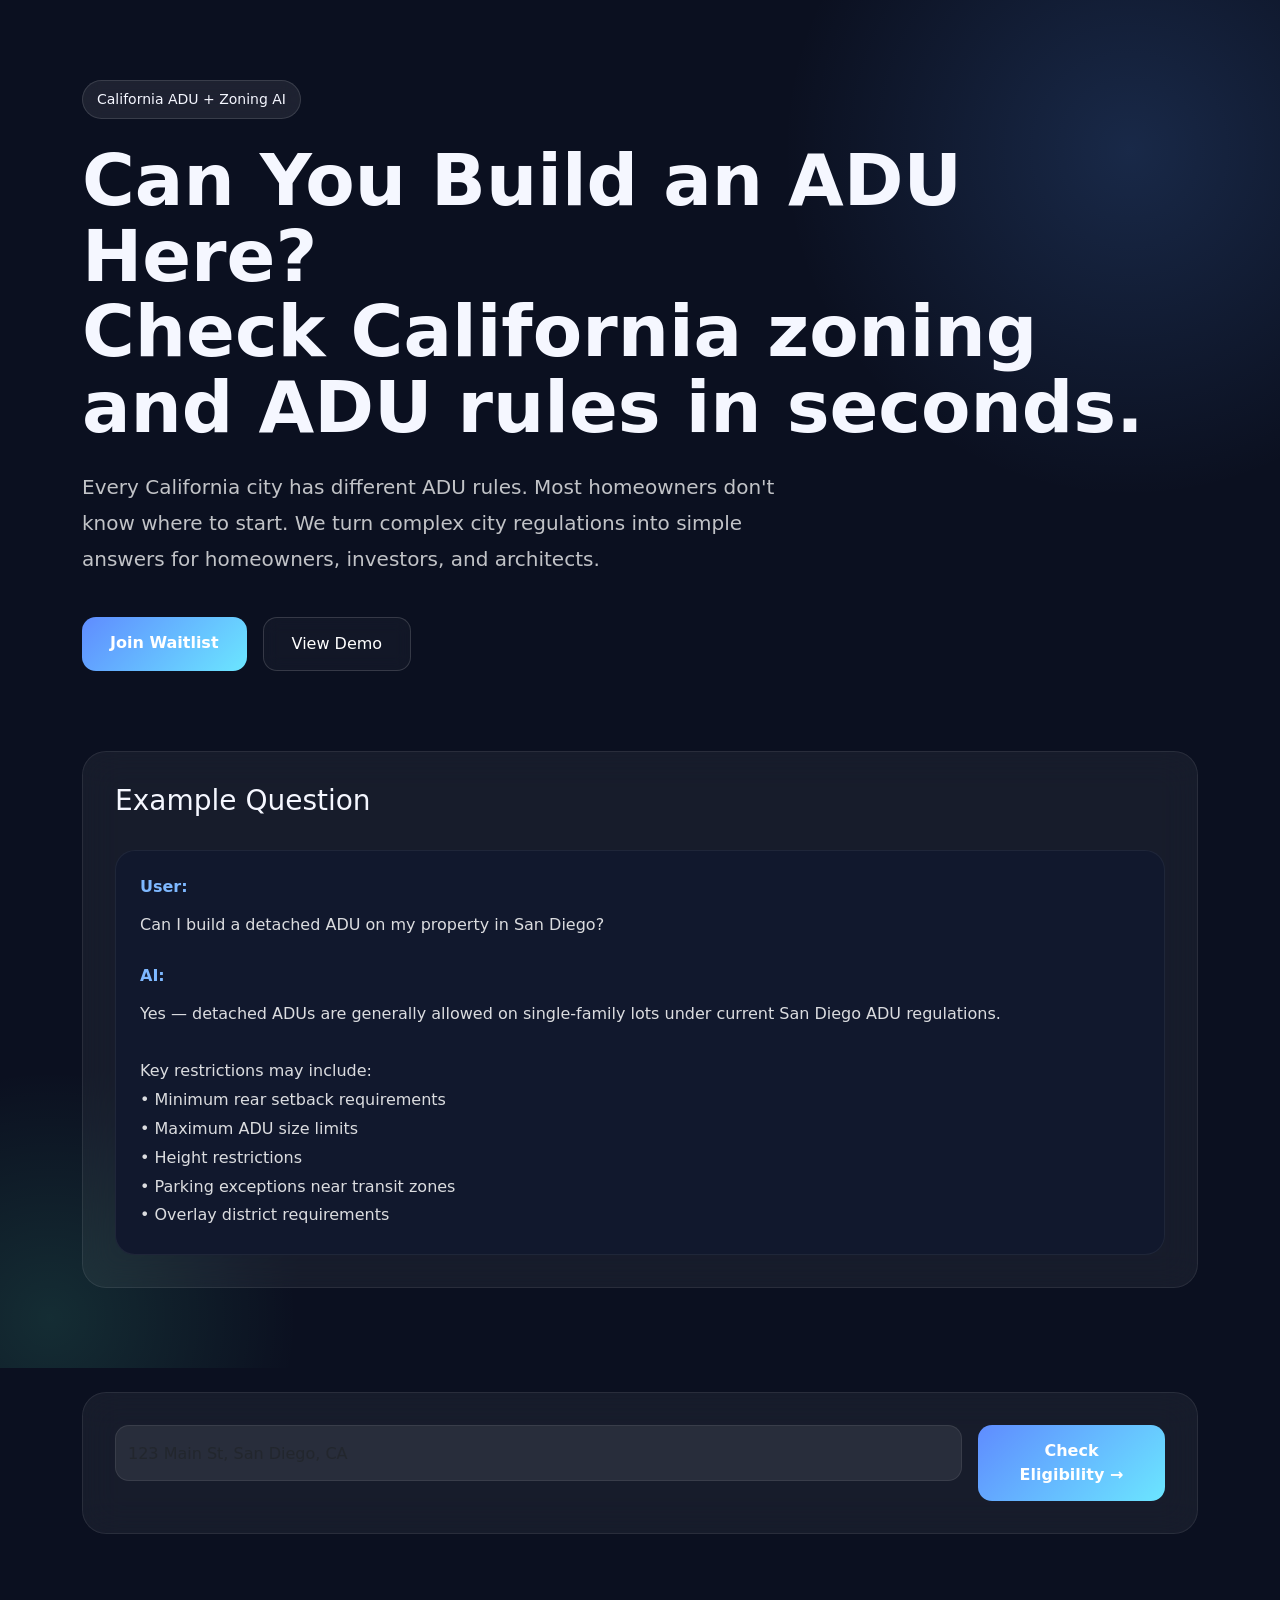
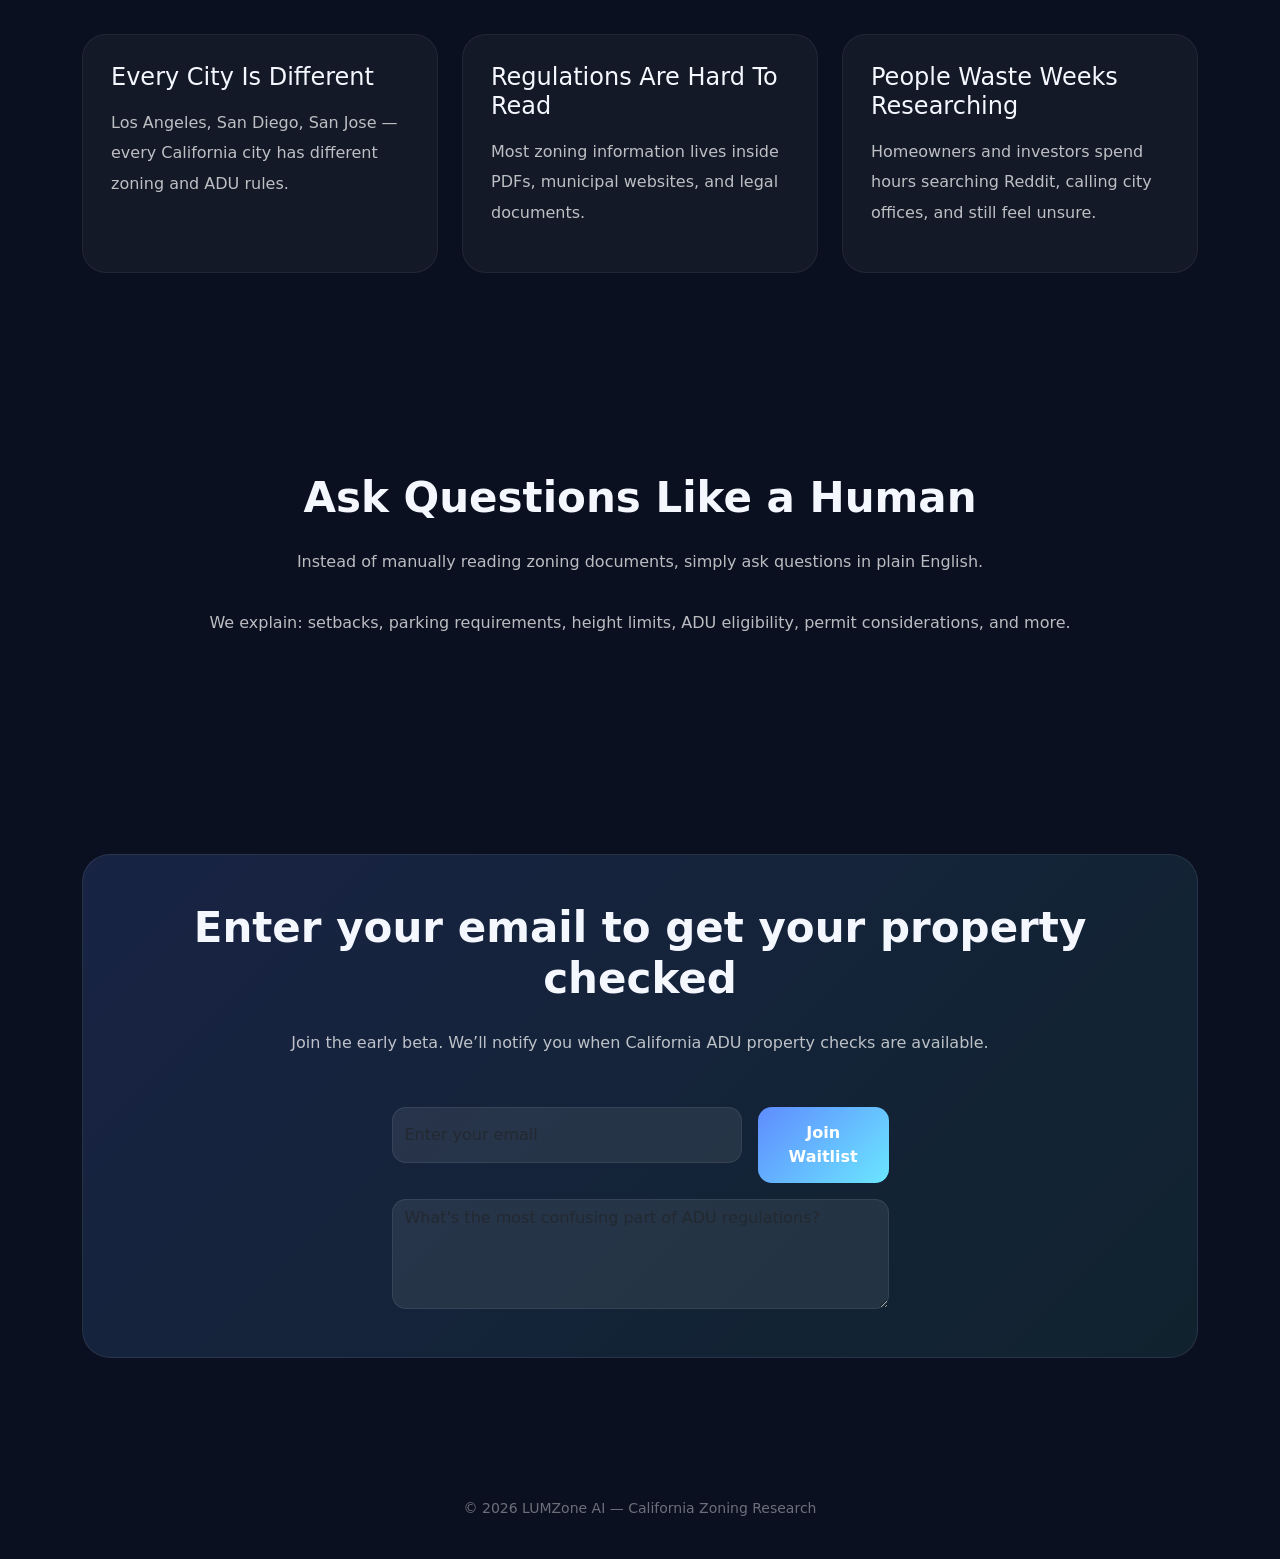
<file: LUMZone.html>
<!doctype html>
<html lang="en">
  <head>
    <meta charset="UTF-8" />
    <meta name="viewport" content="width=device-width, initial-scale=1.0" />

    <title>California ADU Assistant | Zoning AI</title>

    <meta
      name="description"
      content="Check California ADU Rules in Seconds. Simple zoning answers powered by AI."
    />

    <meta
      name="keywords"
      content="California ADU, zoning law AI, ADU assistant, zoning regulations, permit AI"
    />

    <link
      href="https://cdn.jsdelivr.net/npm/bootstrap@5.3.7/dist/css/bootstrap.min.css"
      rel="stylesheet"
    />

    <style>
      body {
        background: #0b1020;
        color: #f5f7ff;
        font-family: Inter, system-ui, sans-serif;
        overflow-x: hidden;
      }

      .hero {
        min-height: 100vh;
        display: flex;
        align-items: center;
        position: relative;
        overflow: hidden;
        padding: 80px 0;
      }

      .hero::before {
        content: "";
        position: absolute;
        width: 700px;
        height: 700px;
        background: radial-gradient(
          circle,
          rgba(87, 154, 255, 0.18),
          transparent 70%
        );
        top: -200px;
        right: -200px;
        z-index: 0;
      }

      .hero::after {
        content: "";
        position: absolute;
        width: 500px;
        height: 500px;
        background: radial-gradient(
          circle,
          rgba(88, 255, 194, 0.12),
          transparent 70%
        );
        bottom: -200px;
        left: -200px;
        z-index: 0;
      }

      .hero-content {
        position: relative;
        z-index: 2;
      }

      .badge-custom {
        display: inline-block;
        padding: 8px 14px;
        border-radius: 999px;
        background: rgba(255, 255, 255, 0.08);
        border: 1px solid rgba(255, 255, 255, 0.12);
        font-size: 14px;
        margin-bottom: 24px;
        backdrop-filter: blur(10px);
      }

      h1 {
        font-size: clamp(42px, 7vw, 72px);
        font-weight: 800;
        line-height: 1.05;
        margin-bottom: 24px;
      }

      .hero p {
        color: rgba(255, 255, 255, 0.75);
        font-size: 20px;
        line-height: 1.8;
        max-width: 700px;
      }

      .cta-group {
        display: flex;
        gap: 16px;
        flex-wrap: wrap;
        margin-top: 40px;
      }

      .btn-main {
        background: linear-gradient(135deg, #5f8cff, #6be6ff);
        border: none;
        color: white;
        padding: 14px 28px;
        border-radius: 14px;
        font-weight: 700;
        transition: 0.25s;
      }

      .btn-main:hover {
        transform: translateY(-2px);
        opacity: 0.95;
      }

      .btn-outline-custom {
        border: 1px solid rgba(255, 255, 255, 0.15);
        color: white;
        padding: 14px 28px;
        border-radius: 14px;
        background: rgba(255, 255, 255, 0.03);
        backdrop-filter: blur(8px);
      }

      .glass-card {
        background: rgba(255, 255, 255, 0.05);
        border: 1px solid rgba(255, 255, 255, 0.08);
        border-radius: 24px;
        padding: 32px;
        backdrop-filter: blur(18px);
        margin-top: 80px;
      }

      .chat-box {
        background: #11182d;
        border-radius: 20px;
        padding: 24px;
        margin-top: 32px;
        border: 1px solid rgba(255, 255, 255, 0.06);
      }

      .chat-user {
        color: #7eb8ff;
        margin-bottom: 12px;
        font-weight: 600;
      }

      .chat-ai {
        color: rgba(255, 255, 255, 0.85);
        line-height: 1.8;
      }

      .section {
        padding: 100px 0;
      }

      .section-title {
        font-size: 42px;
        font-weight: 800;
        margin-bottom: 24px;
      }

      .muted {
        color: rgba(255, 255, 255, 0.72);
        line-height: 1.9;
      }

      .feature-card {
        background: rgba(255, 255, 255, 0.04);
        border: 1px solid rgba(255, 255, 255, 0.06);
        border-radius: 24px;
        padding: 28px;
        height: 100%;
      }

      .feature-card h3 {
        font-size: 24px;
        margin-bottom: 16px;
      }

      .waitlist-box {
        background: linear-gradient(
          135deg,
          rgba(95, 140, 255, 0.16),
          rgba(91, 255, 220, 0.08)
        );
        border: 1px solid rgba(255, 255, 255, 0.08);
        border-radius: 28px;
        padding: 48px;
        text-align: center;
      }
      input {
        height: 56px;
      }
      input,
      textarea {
        background: rgba(255, 255, 255, 0.08) !important;
        border: 1px solid rgba(255, 255, 255, 0.08) !important;
        color: white !important;
        border-radius: 14px !important;
      }

      input::placeholder {
        color: rgba(255, 255, 255, 0.4);
      }
      textarea {
        margin-top: 12px;
      }
      textarea::placeholder {
        color: rgba(255, 255, 255, 0.4);
      }
      footer {
        padding: 40px 0;
        text-align: center;
        color: rgba(255, 255, 255, 0.4);
        font-size: 14px;
      }
    </style>
  </head>

  <body>
    <!-- HERO -->
    <section class="hero">
      <div class="container hero-content">
        <div class="badge-custom">California ADU + Zoning AI</div>

        <h1>
          Can You Build an ADU Here?
          <br />
          Check California zoning and ADU rules in seconds.
        </h1>

        <p>
          Every California city has different ADU rules. Most homeowners don't
          know where to start. We turn complex city regulations into simple
          answers for homeowners, investors, and architects.
        </p>

        <div class="cta-group">
          <a href="#waitlist" class="btn btn-main"> Join Waitlist </a>

          <a href="#demo" class="btn btn-outline-custom"> View Demo </a>
        </div>

        <!-- DEMO -->
        <div class="glass-card" id="demo">
          <h3 class="mb-4">Example Question</h3>

          <div class="chat-box">
            <div class="chat-user">User:</div>

            <div class="chat-ai mb-4">
              Can I build a detached ADU on my property in San Diego?
            </div>

            <div class="chat-user">AI:</div>

            <div class="chat-ai">
              Yes — detached ADUs are generally allowed on single-family lots
              under current San Diego ADU regulations.

              <br /><br />

              Key restrictions may include:
              <br />
              • Minimum rear setback requirements
              <br />
              • Maximum ADU size limits
              <br />
              • Height restrictions
              <br />
              • Parking exceptions near transit zones
              <br />
              • Overlay district requirements
            </div>
          </div>
        </div>
      </div>
    </section>
    <!-- ADDRESS CHECK -->
    <div class="container">
      <div class="glass-card mt-4">
        <div class="d-flex gap-3 flex-column flex-md-row">
          <input
            type="text"
            class="form-control"
            placeholder="123 Main St, San Diego, CA"
          />

          <button
            type="button"
            class="btn btn-main"
            onclick="
              const addr = this.previousElementSibling.value;
              if (addr) {
                document.querySelector('[name=pain_point]').placeholder =
                  'Checking: ' + addr + ' — enter your email to get results';
              }
              document
                .getElementById('waitlist')
                .scrollIntoView({ behavior: 'smooth' });
            "
          >
            Check Eligibility →
          </button>
        </div>
      </div>
    </div>
    <!-- PROBLEM -->
    <section class="section">
      <div class="container">
        <div class="row g-4">
          <div class="col-lg-4">
            <div class="feature-card">
              <h3>Every City Is Different</h3>

              <p class="muted">
                Los Angeles, San Diego, San Jose — every California city has
                different zoning and ADU rules.
              </p>
            </div>
          </div>

          <div class="col-lg-4">
            <div class="feature-card">
              <h3>Regulations Are Hard To Read</h3>

              <p class="muted">
                Most zoning information lives inside PDFs, municipal websites,
                and legal documents.
              </p>
            </div>
          </div>

          <div class="col-lg-4">
            <div class="feature-card">
              <h3>People Waste Weeks Researching</h3>

              <p class="muted">
                Homeowners and investors spend hours searching Reddit, calling
                city offices, and still feel unsure.
              </p>
            </div>
          </div>
        </div>
      </div>
    </section>

    <!-- SOLUTION -->
    <section class="section">
      <div class="container text-center">
        <h2 class="section-title">Ask Questions Like a Human</h2>

        <p class="muted mx-auto" style="max-width: 900px">
          Instead of manually reading zoning documents, simply ask questions in
          plain English.

          <br /><br />

          We explain: setbacks, parking requirements, height limits, ADU
          eligibility, permit considerations, and more.
        </p>
      </div>
    </section>

    <!-- WAITLIST -->
    <section class="section" id="waitlist">
      <div class="container">
        <div class="waitlist-box">
          <h2 class="section-title">
            Enter your email to get your property checked
          </h2>

          <p class="muted mb-5">
            Join the early beta. We’ll notify you when California ADU property
            checks are available.
          </p>
          <div class="row justify-content-center">
            <div class="col-lg-6">
              <form action="https://formspree.io/f/xkoyzedz" method="POST">
                <input type="hidden" name="source" value="landing-page-v1" />

                <div class="d-flex gap-3 flex-column flex-md-row mb-3">
                  <input
                    type="email"
                    name="email"
                    class="form-control"
                    placeholder="Enter your email"
                    required
                  />

                  <button type="submit" class="btn btn-main">
                    Join Waitlist
                  </button>
                </div>

                <textarea
                  name="pain_point"
                  class="form-control"
                  placeholder="What's the most confusing part of ADU regulations?"
                  rows="4"
                ></textarea>
              </form>
            </div>
          </div>
        </div>
      </div>
    </section>

    <footer>© 2026 LUMZone AI — California Zoning Research</footer>
  </body>
</html>
</file>
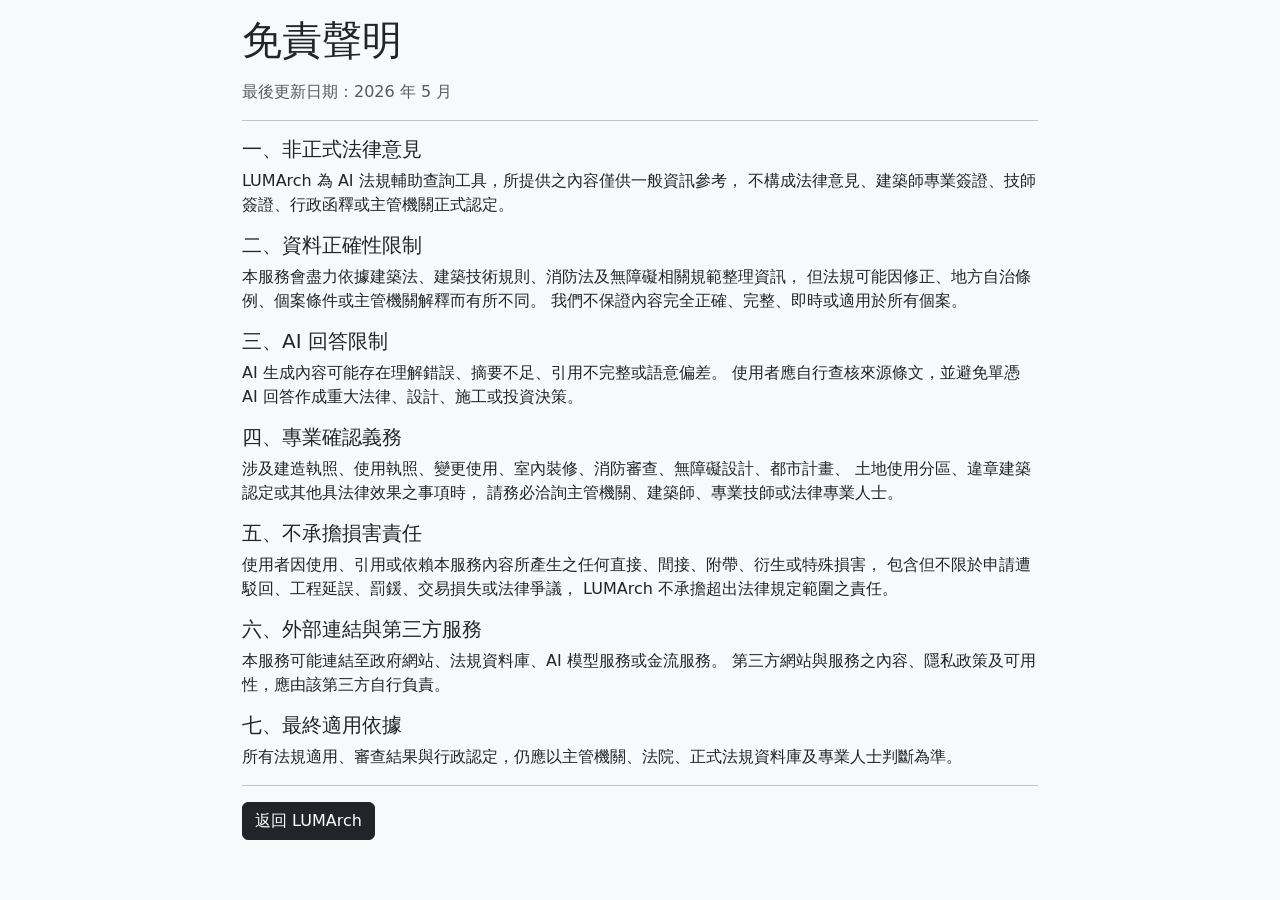
<file: pages/disclaimer.html>
<!doctype html>
<html lang="zh-TW">
  <head>
    <meta charset="utf-8" />
    <meta name="viewport" content="width=device-width, initial-scale=1" />
    <title>免責聲明｜LUMArch</title>
    <link rel="icon" type="image/svg+xml" href="../favicon.svg" />
    <link
      href="https://cdn.jsdelivr.net/npm/bootstrap@5.3.3/dist/css/bootstrap.min.css"
      rel="stylesheet"
    />
  </head>

  <body class="bg-light">
    <main class="container py-3" style="max-width: 820px">
      <h1 class="mb-3">免責聲明</h1>
      <p class="text-muted">最後更新日期：2026 年 5 月</p>

      <hr />

      <h5>一、非正式法律意見</h5>
      <p>
        LUMArch 為 AI 法規輔助查詢工具，所提供之內容僅供一般資訊參考，
        不構成法律意見、建築師專業簽證、技師簽證、行政函釋或主管機關正式認定。
      </p>

      <h5>二、資料正確性限制</h5>
      <p>
        本服務會盡力依據建築法、建築技術規則、消防法及無障礙相關規範整理資訊，
        但法規可能因修正、地方自治條例、個案條件或主管機關解釋而有所不同。
        我們不保證內容完全正確、完整、即時或適用於所有個案。
      </p>

      <h5>三、AI 回答限制</h5>
      <p>
        AI 生成內容可能存在理解錯誤、摘要不足、引用不完整或語意偏差。
        使用者應自行查核來源條文，並避免單憑 AI
        回答作成重大法律、設計、施工或投資決策。
      </p>

      <h5>四、專業確認義務</h5>
      <p>
        涉及建造執照、使用執照、變更使用、室內裝修、消防審查、無障礙設計、都市計畫、
        土地使用分區、違章建築認定或其他具法律效果之事項時，
        請務必洽詢主管機關、建築師、專業技師或法律專業人士。
      </p>

      <h5>五、不承擔損害責任</h5>
      <p>
        使用者因使用、引用或依賴本服務內容所產生之任何直接、間接、附帶、衍生或特殊損害，
        包含但不限於申請遭駁回、工程延誤、罰鍰、交易損失或法律爭議， LUMArch
        不承擔超出法律規定範圍之責任。
      </p>

      <h5>六、外部連結與第三方服務</h5>
      <p>
        本服務可能連結至政府網站、法規資料庫、AI 模型服務或金流服務。
        第三方網站與服務之內容、隱私政策及可用性，應由該第三方自行負責。
      </p>

      <h5>七、最終適用依據</h5>
      <p>
        所有法規適用、審查結果與行政認定，仍應以主管機關、法院、正式法規資料庫及專業人士判斷為準。
      </p>

      <hr />
      <a
        href="https://zeppelintsai.github.io/LUMArch/"
        target="_top"
        class="btn btn-dark"
        >返回 LUMArch</a
      >
    </main>
  </body>
</html>
</file>
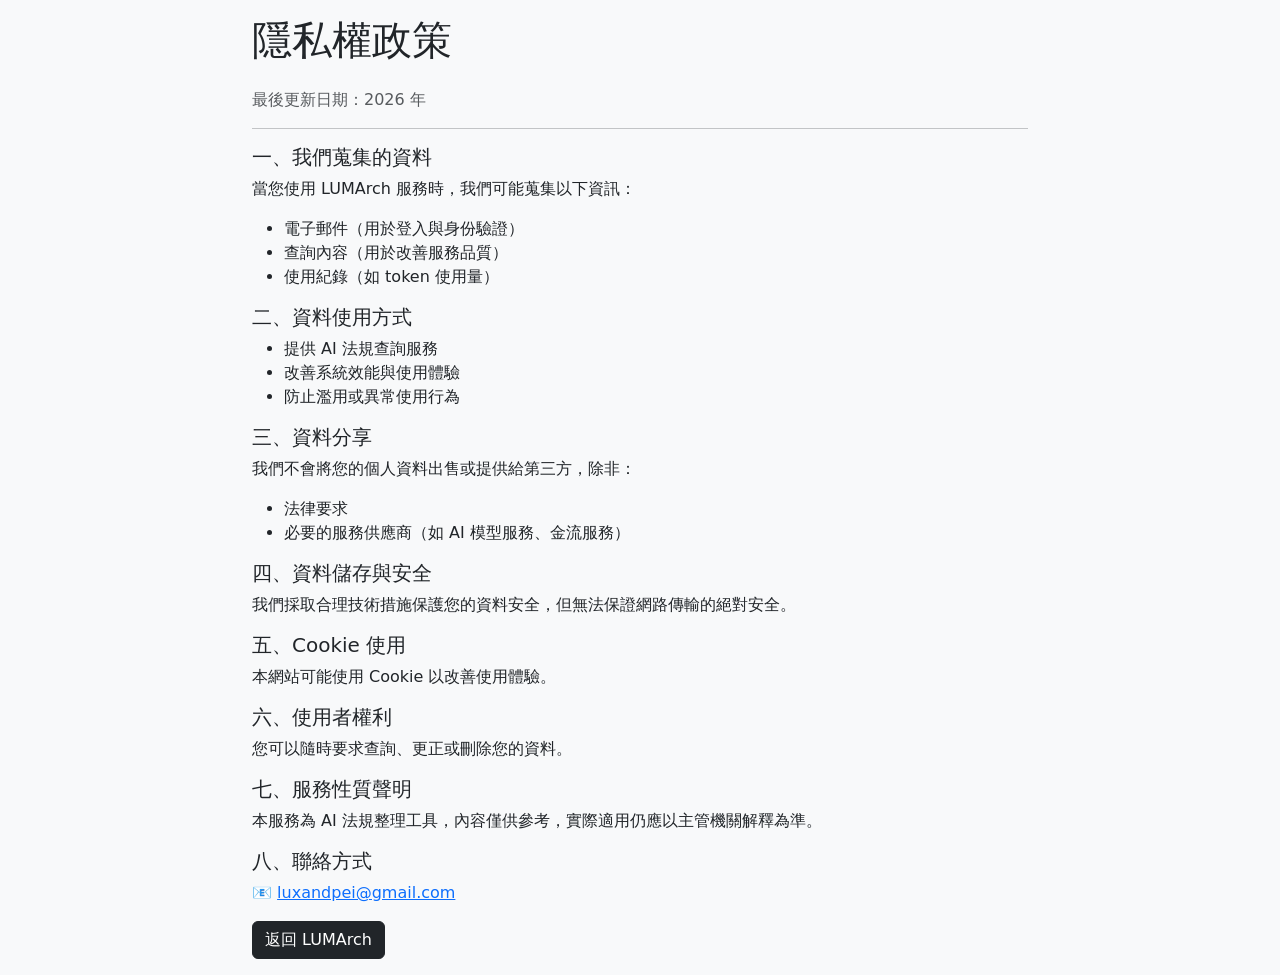
<file: pages/privacy.html>
<!doctype html>
<html lang="zh-TW">
  <head>
    <meta charset="utf-8" />
    <meta name="viewport" content="width=device-width, initial-scale=1" />
    <title>隱私權政策 | LUMArch</title>
    <link
      href="https://cdn.jsdelivr.net/npm/bootstrap@5.3.3/dist/css/bootstrap.min.css"
      rel="stylesheet"
    />
  </head>

  <body class="bg-light">
    <div class="container py-3" style="max-width: 800px">
      <h1 class="mb-4">隱私權政策</h1>

      <p class="text-muted">最後更新日期：2026 年</p>

      <hr />

      <h5>一、我們蒐集的資料</h5>
      <p>當您使用 LUMArch 服務時，我們可能蒐集以下資訊：</p>
      <ul>
        <li>電子郵件（用於登入與身份驗證）</li>
        <li>查詢內容（用於改善服務品質）</li>
        <li>使用紀錄（如 token 使用量）</li>
      </ul>

      <h5>二、資料使用方式</h5>
      <ul>
        <li>提供 AI 法規查詢服務</li>
        <li>改善系統效能與使用體驗</li>
        <li>防止濫用或異常使用行為</li>
      </ul>

      <h5>三、資料分享</h5>
      <p>我們不會將您的個人資料出售或提供給第三方，除非：</p>
      <ul>
        <li>法律要求</li>
        <li>必要的服務供應商（如 AI 模型服務、金流服務）</li>
      </ul>

      <h5>四、資料儲存與安全</h5>
      <p>
        我們採取合理技術措施保護您的資料安全，但無法保證網路傳輸的絕對安全。
      </p>

      <h5>五、Cookie 使用</h5>
      <p>本網站可能使用 Cookie 以改善使用體驗。</p>

      <h5>六、使用者權利</h5>
      <p>您可以隨時要求查詢、更正或刪除您的資料。</p>

      <h5>七、服務性質聲明</h5>
      <p>
        本服務為 AI 法規整理工具，內容僅供參考，實際適用仍應以主管機關解釋為準。
      </p>

      <h5>八、聯絡方式</h5>
      <p>
        📧
        <a
          href="mailto:luxandpei@gmail.com?subject=LUMArch%20服務詢問&body=您好，我想詢問 LUMArch 相關服務："
        >
          luxandpei@gmail.com
        </a>
      </p>
      <a
        href="https://zeppelintsai.github.io/LUMArch/"
        target="_top"
        class="btn btn-dark"
        >返回 LUMArch</a
      >
    </div>
  </body>
</html>
</file>
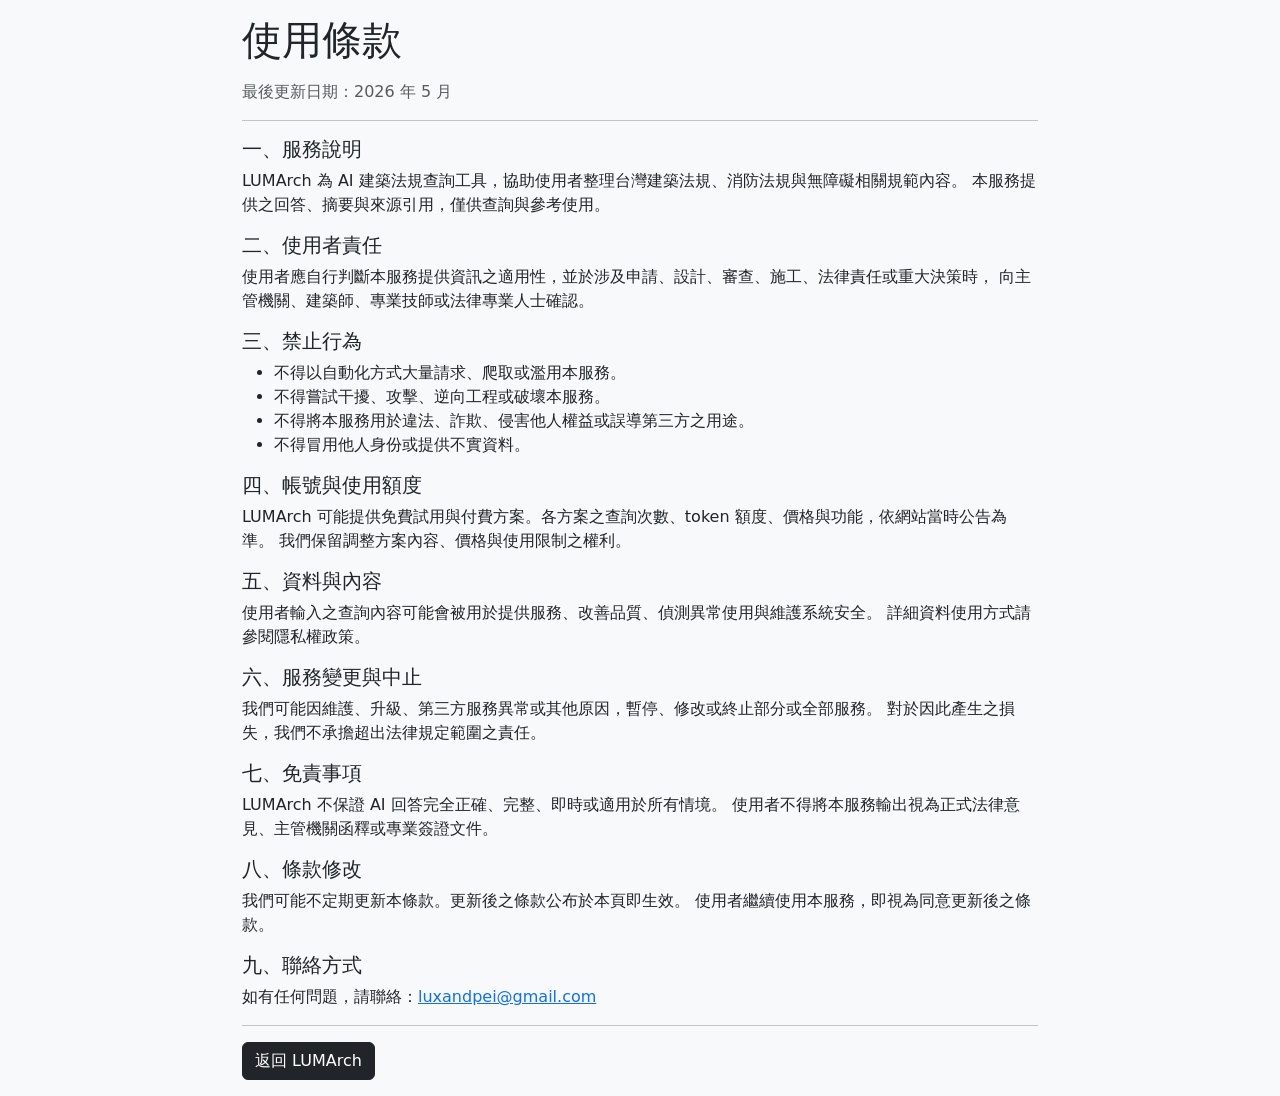
<file: pages/terms.html>
<!doctype html>
<html lang="zh-TW">
  <head>
    <meta charset="utf-8" />
    <meta name="viewport" content="width=device-width, initial-scale=1" />
    <title>使用條款｜LUMArch</title>
    <link rel="icon" type="image/svg+xml" href="../favicon.svg" />
    <link
      href="https://cdn.jsdelivr.net/npm/bootstrap@5.3.3/dist/css/bootstrap.min.css"
      rel="stylesheet"
    />
  </head>

  <body class="bg-light">
    <main class="container py-3" style="max-width: 820px">
      <h1 class="mb-3">使用條款</h1>
      <p class="text-muted">最後更新日期：2026 年 5 月</p>

      <hr />

      <h5>一、服務說明</h5>
      <p>
        LUMArch 為 AI
        建築法規查詢工具，協助使用者整理台灣建築法規、消防法規與無障礙相關規範內容。
        本服務提供之回答、摘要與來源引用，僅供查詢與參考使用。
      </p>

      <h5>二、使用者責任</h5>
      <p>
        使用者應自行判斷本服務提供資訊之適用性，並於涉及申請、設計、審查、施工、法律責任或重大決策時，
        向主管機關、建築師、專業技師或法律專業人士確認。
      </p>

      <h5>三、禁止行為</h5>
      <ul>
        <li>不得以自動化方式大量請求、爬取或濫用本服務。</li>
        <li>不得嘗試干擾、攻擊、逆向工程或破壞本服務。</li>
        <li>不得將本服務用於違法、詐欺、侵害他人權益或誤導第三方之用途。</li>
        <li>不得冒用他人身份或提供不實資料。</li>
      </ul>

      <h5>四、帳號與使用額度</h5>
      <p>
        LUMArch 可能提供免費試用與付費方案。各方案之查詢次數、token
        額度、價格與功能，依網站當時公告為準。
        我們保留調整方案內容、價格與使用限制之權利。
      </p>

      <h5>五、資料與內容</h5>
      <p>
        使用者輸入之查詢內容可能會被用於提供服務、改善品質、偵測異常使用與維護系統安全。
        詳細資料使用方式請參閱隱私權政策。
      </p>

      <h5>六、服務變更與中止</h5>
      <p>
        我們可能因維護、升級、第三方服務異常或其他原因，暫停、修改或終止部分或全部服務。
        對於因此產生之損失，我們不承擔超出法律規定範圍之責任。
      </p>

      <h5>七、免責事項</h5>
      <p>
        LUMArch 不保證 AI 回答完全正確、完整、即時或適用於所有情境。
        使用者不得將本服務輸出視為正式法律意見、主管機關函釋或專業簽證文件。
      </p>

      <h5>八、條款修改</h5>
      <p>
        我們可能不定期更新本條款。更新後之條款公布於本頁即生效。
        使用者繼續使用本服務，即視為同意更新後之條款。
      </p>

      <h5>九、聯絡方式</h5>
      <p>
        如有任何問題，請聯絡：<a href="mailto:luxandpei@gmail.com"
          >luxandpei@gmail.com</a
        >
      </p>

      <hr />
      <a
        href="https://zeppelintsai.github.io/LUMArch/"
        target="_top"
        class="btn btn-dark"
        >返回 LUMArch</a
      >
    </main>
  </body>
</html>
</file>
